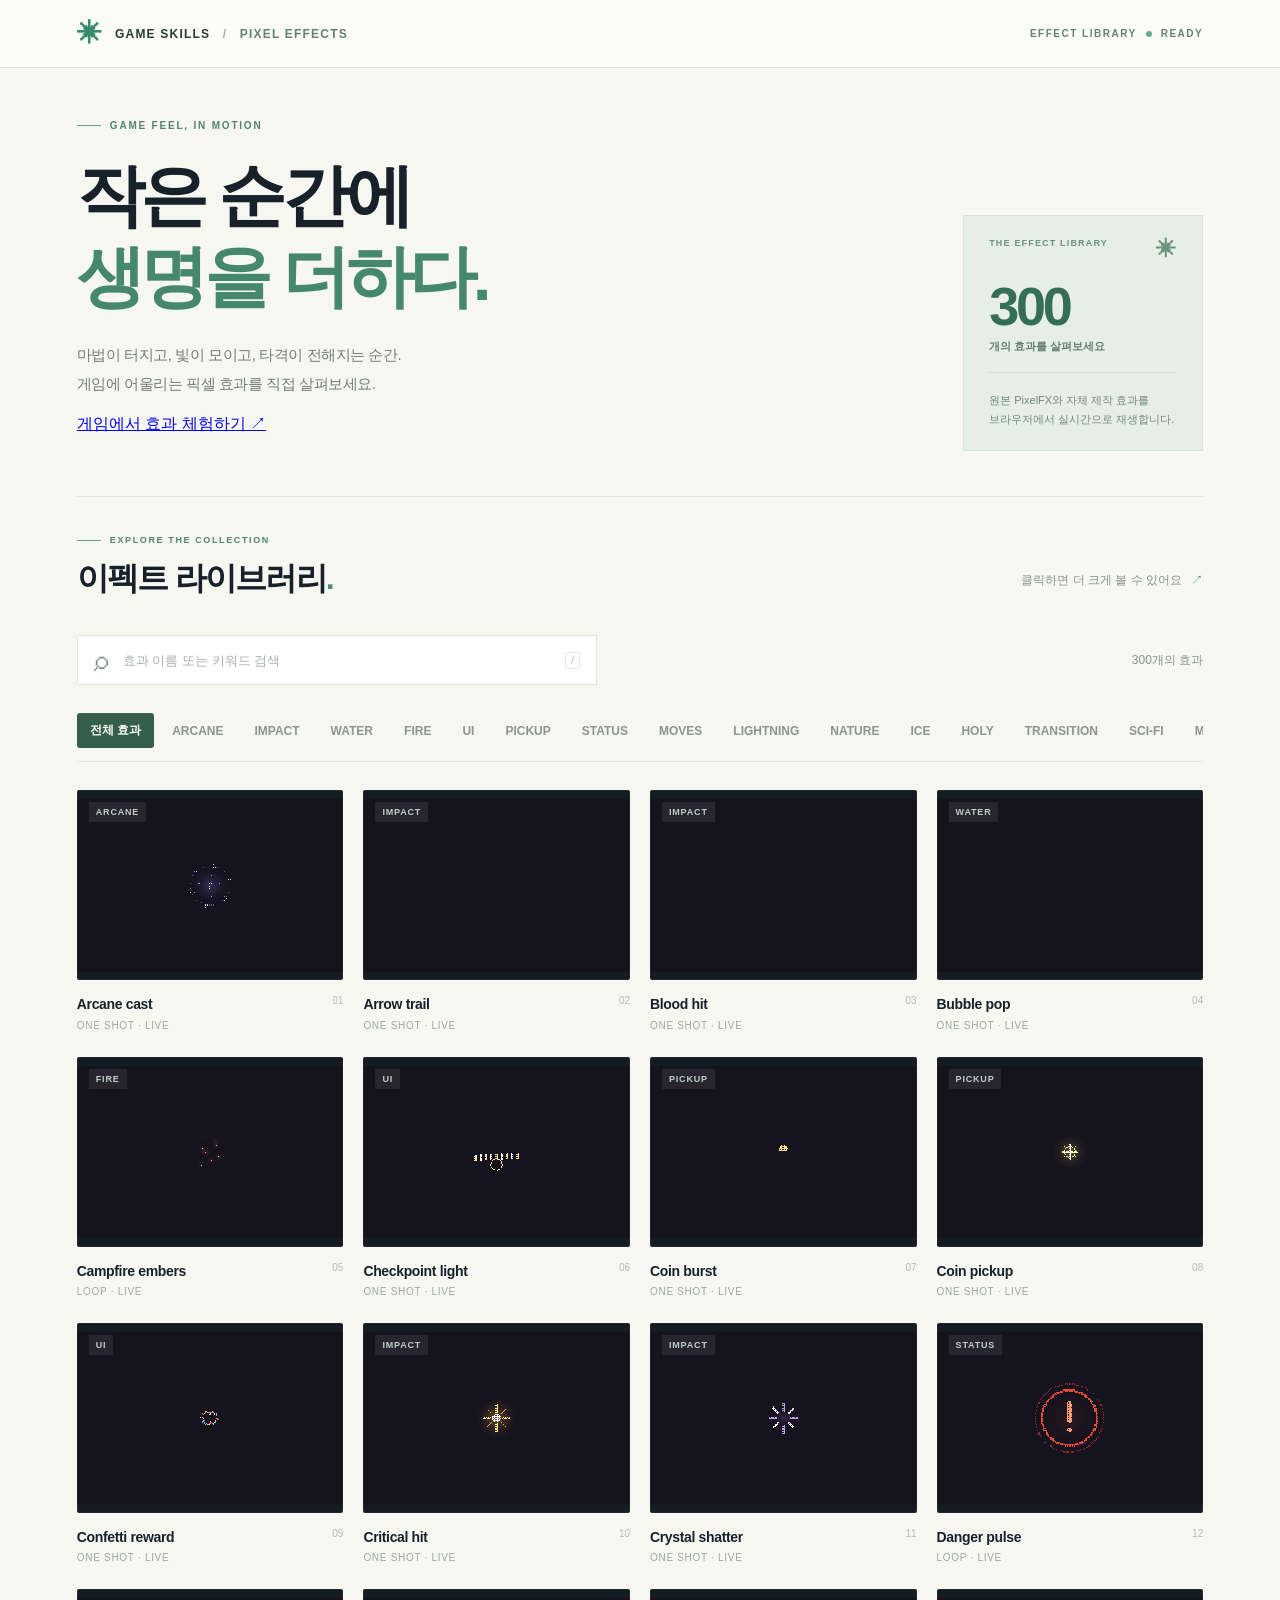
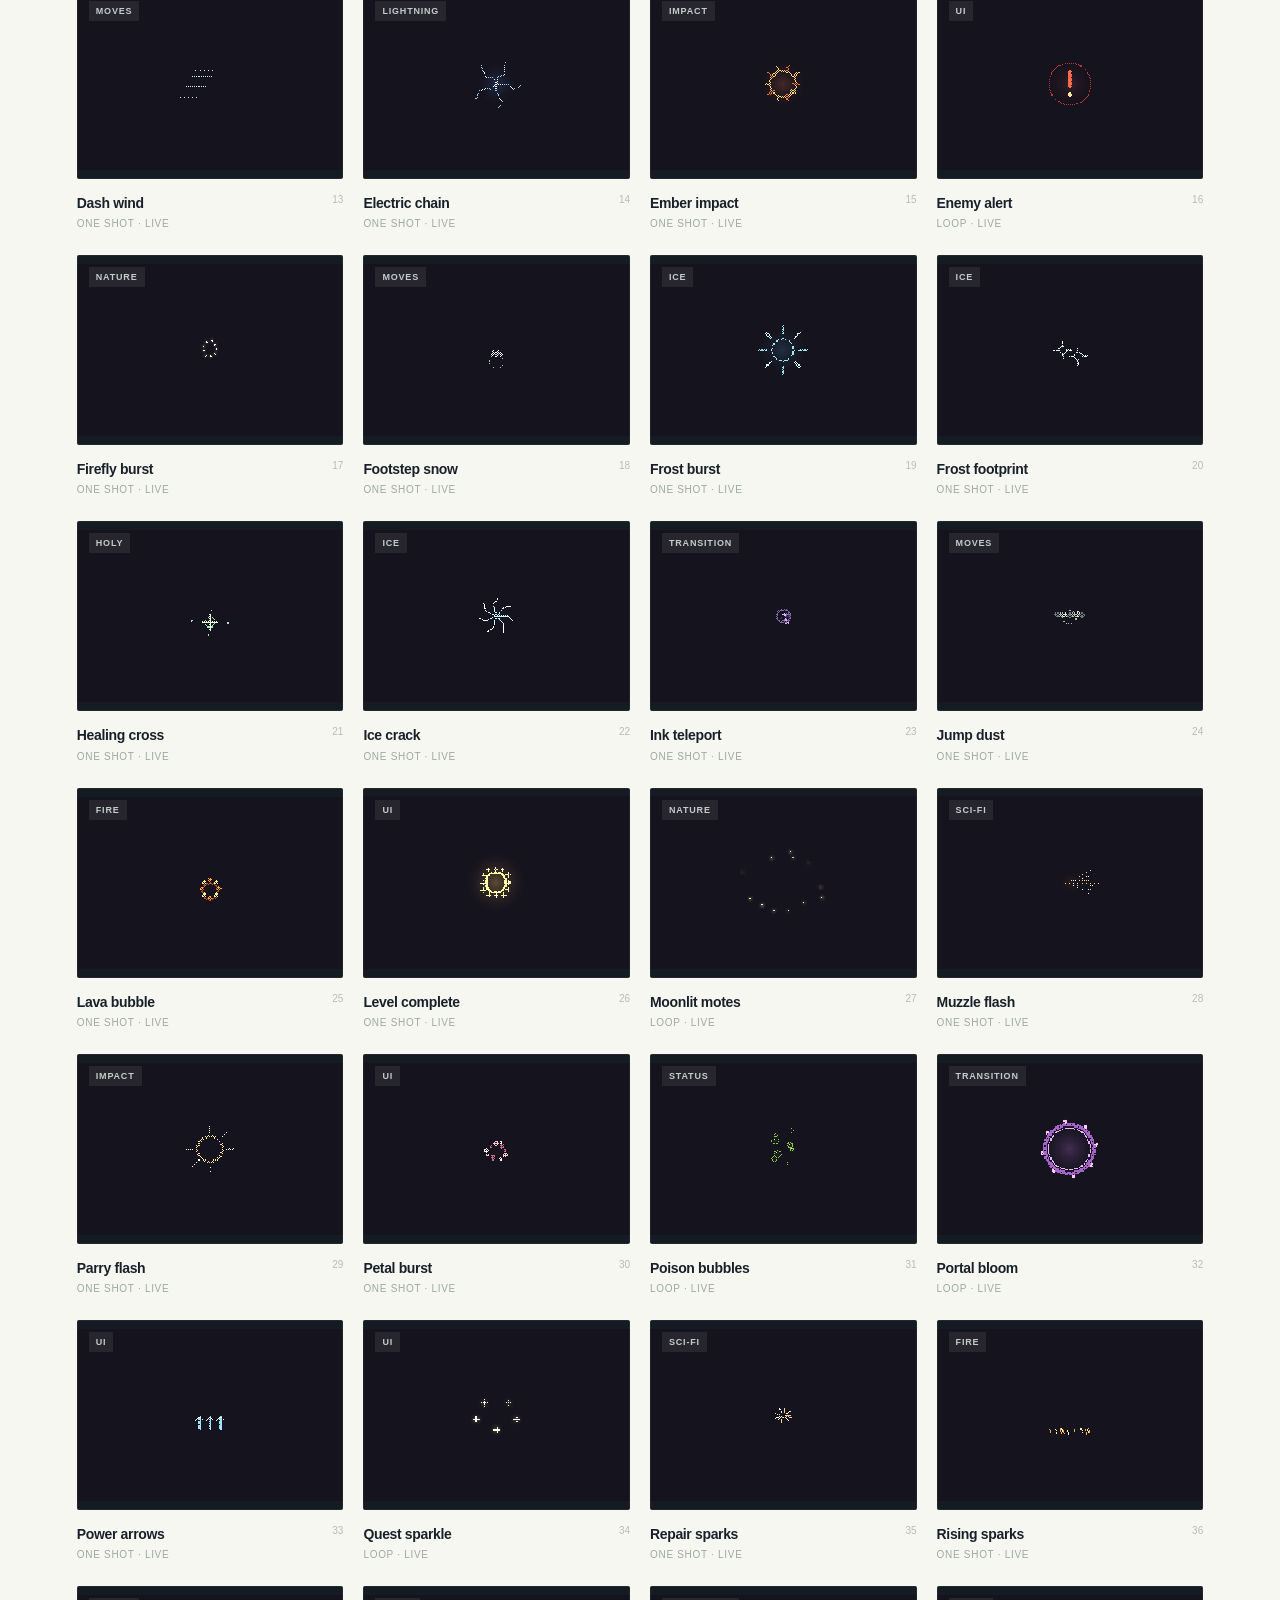
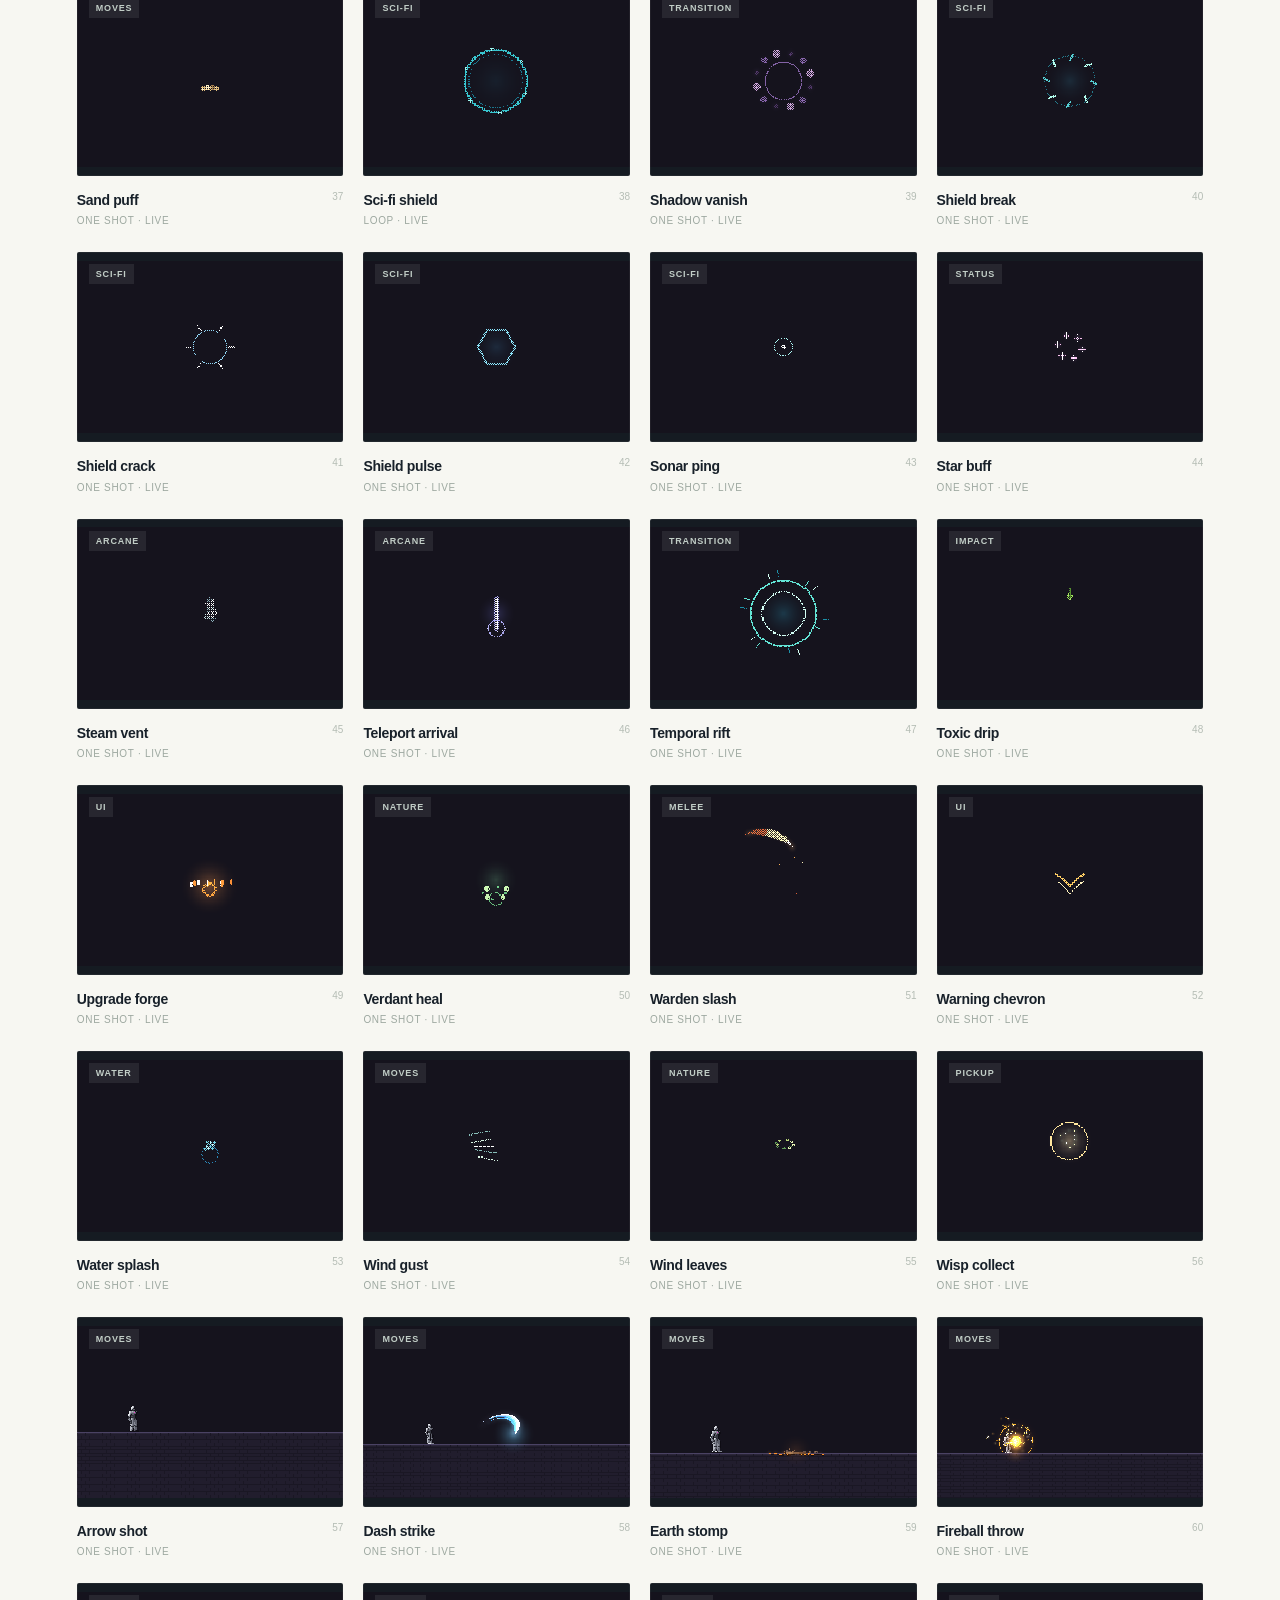
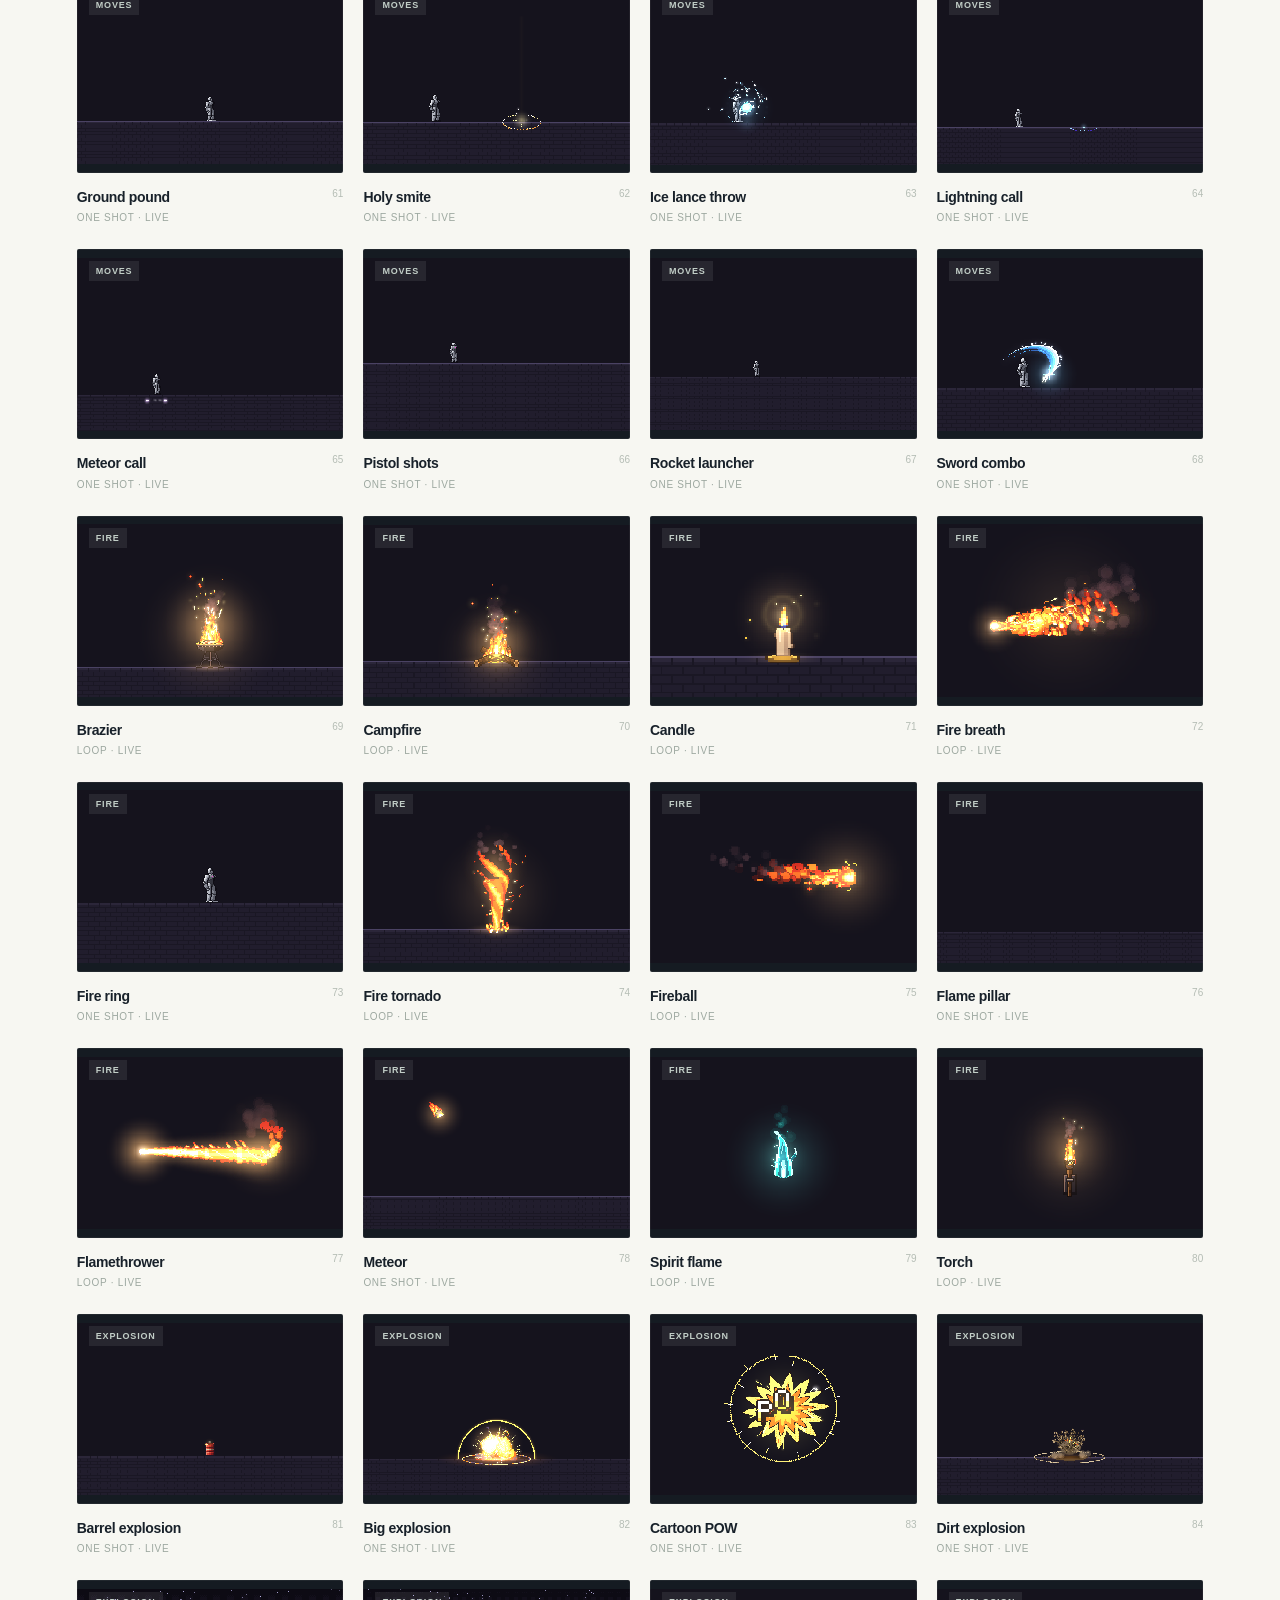
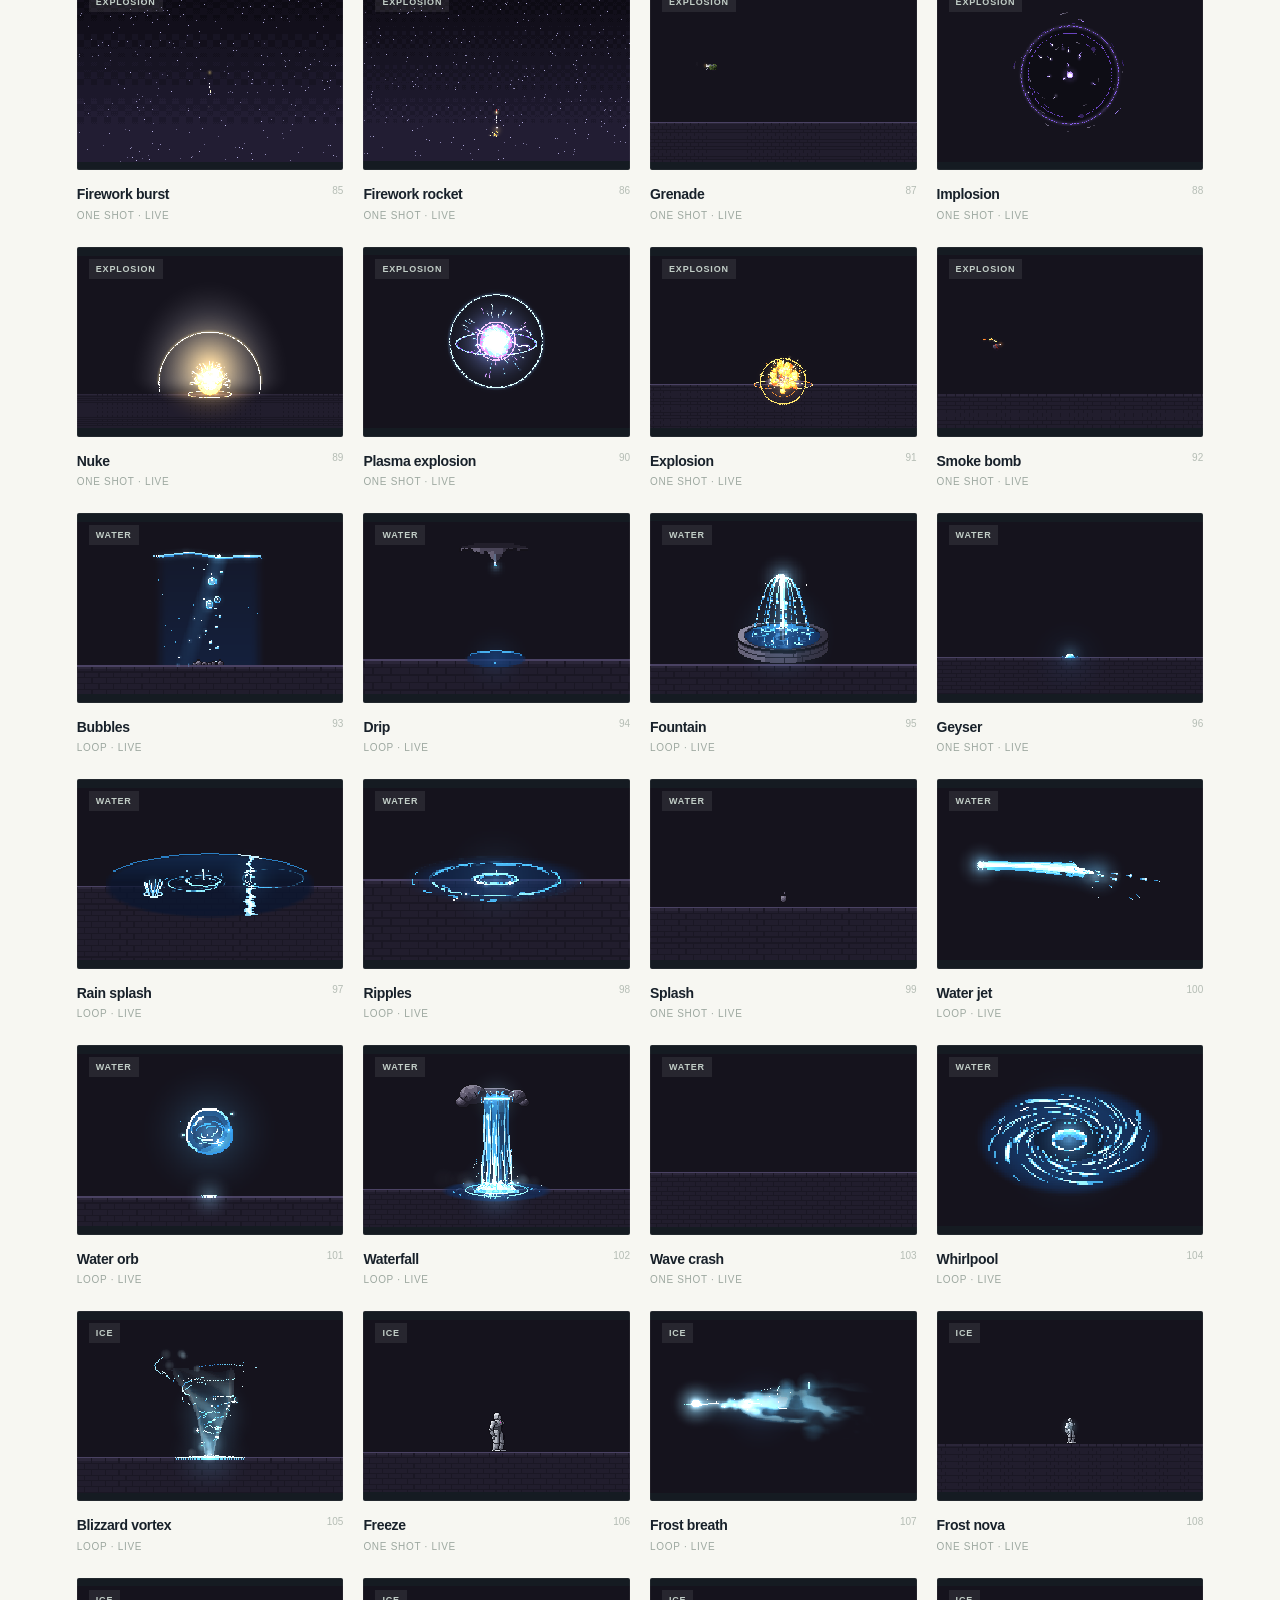
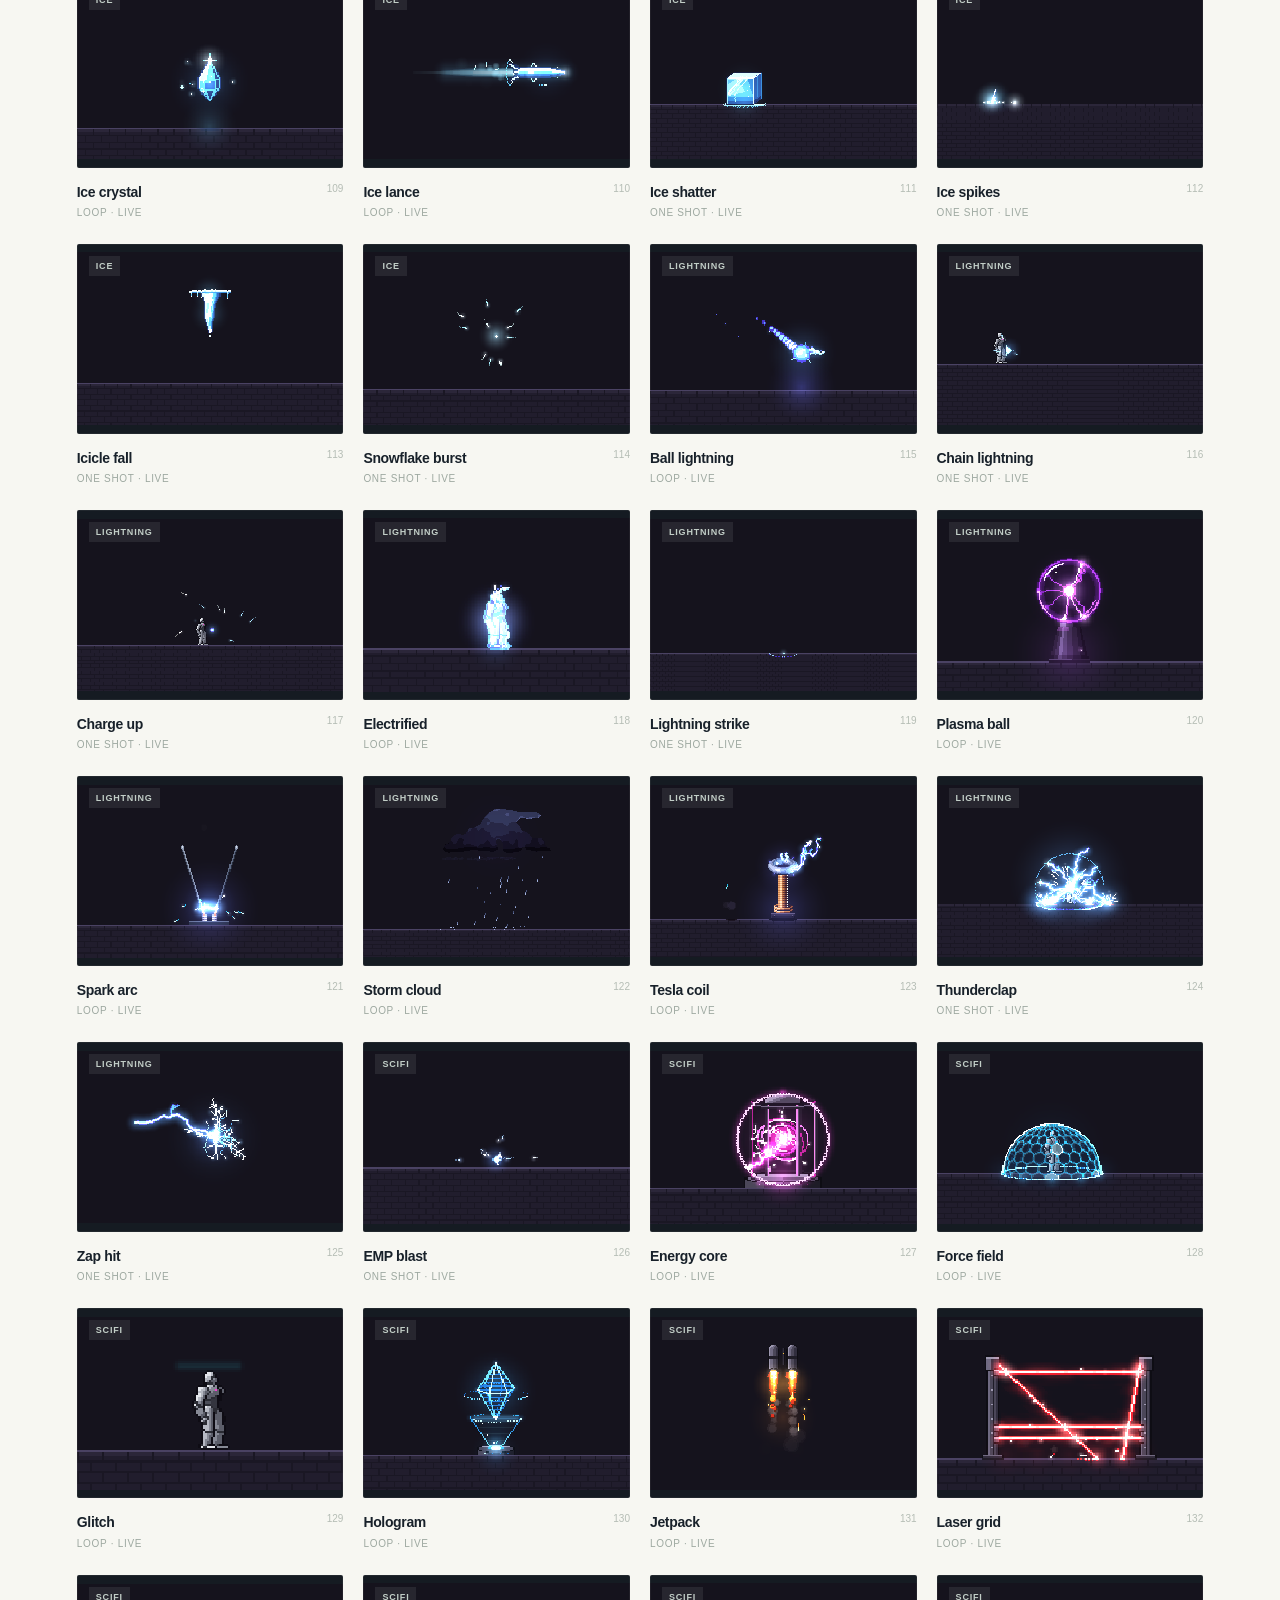
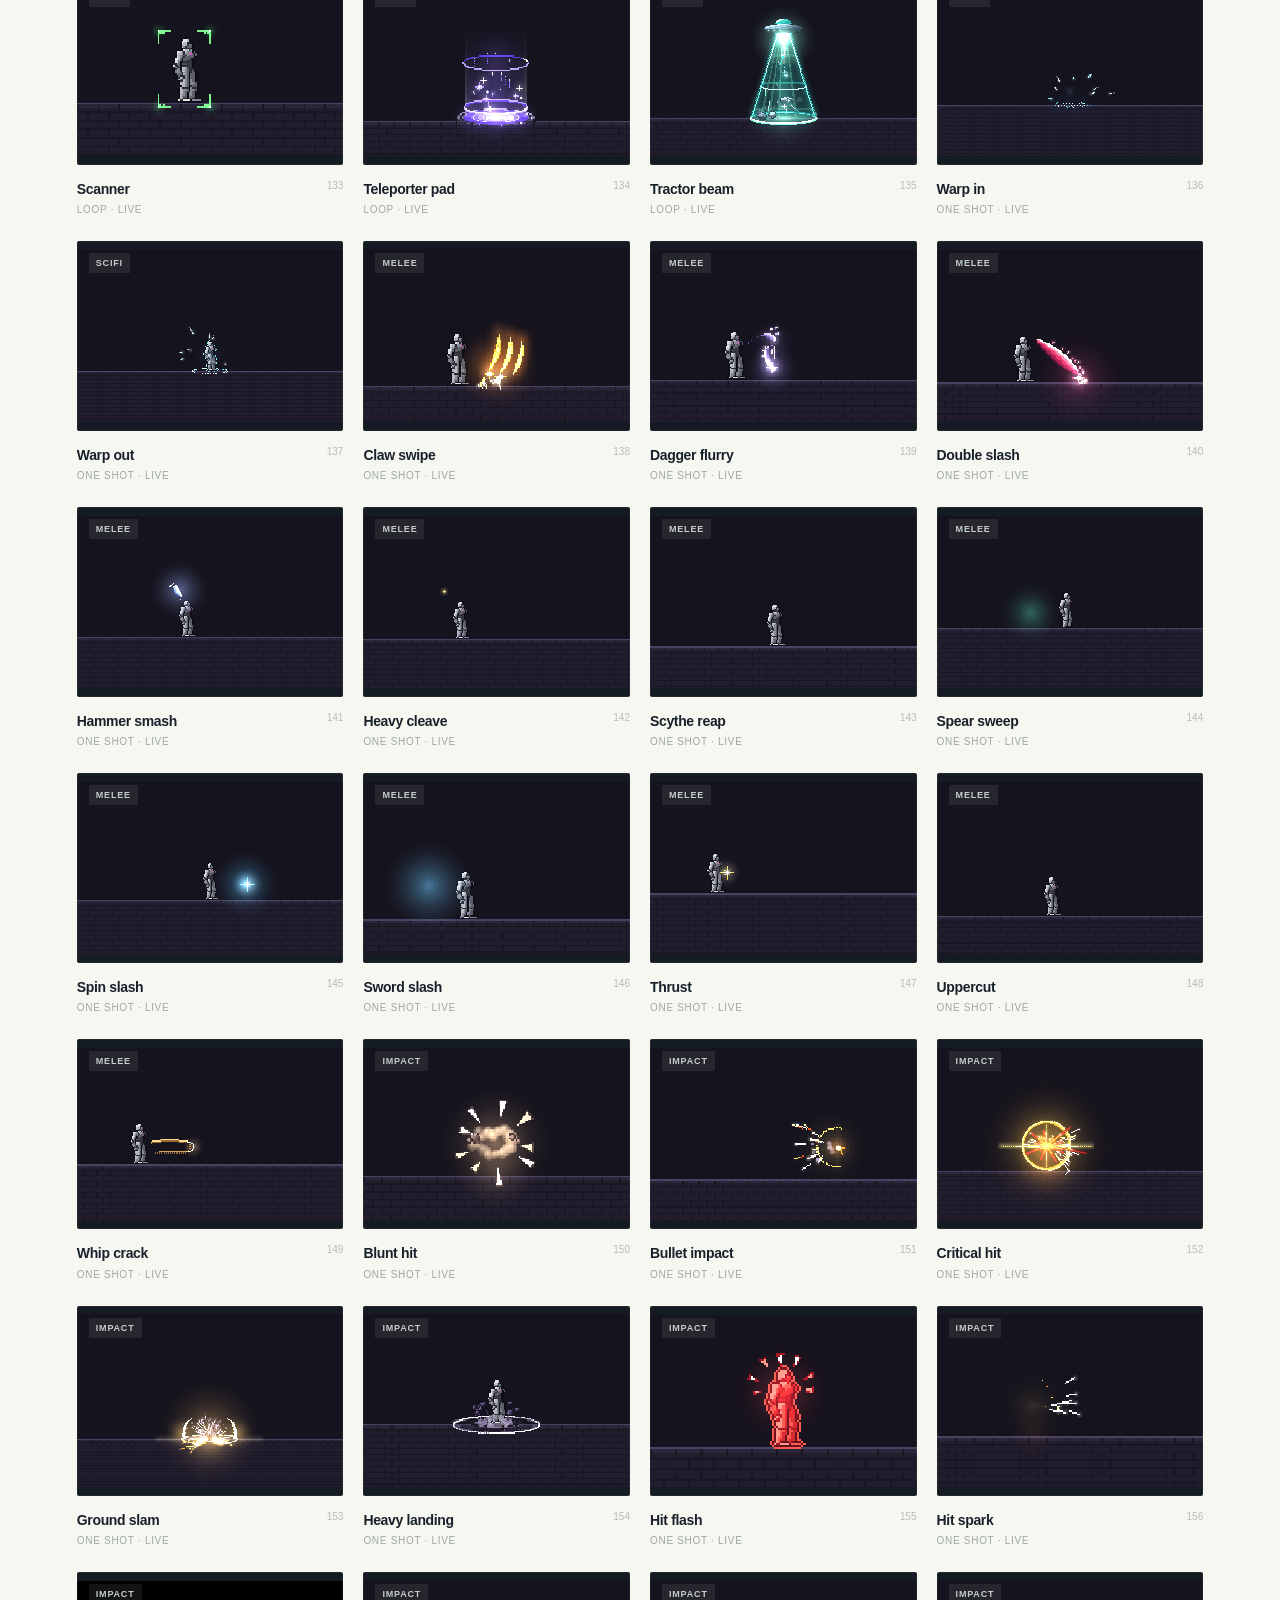
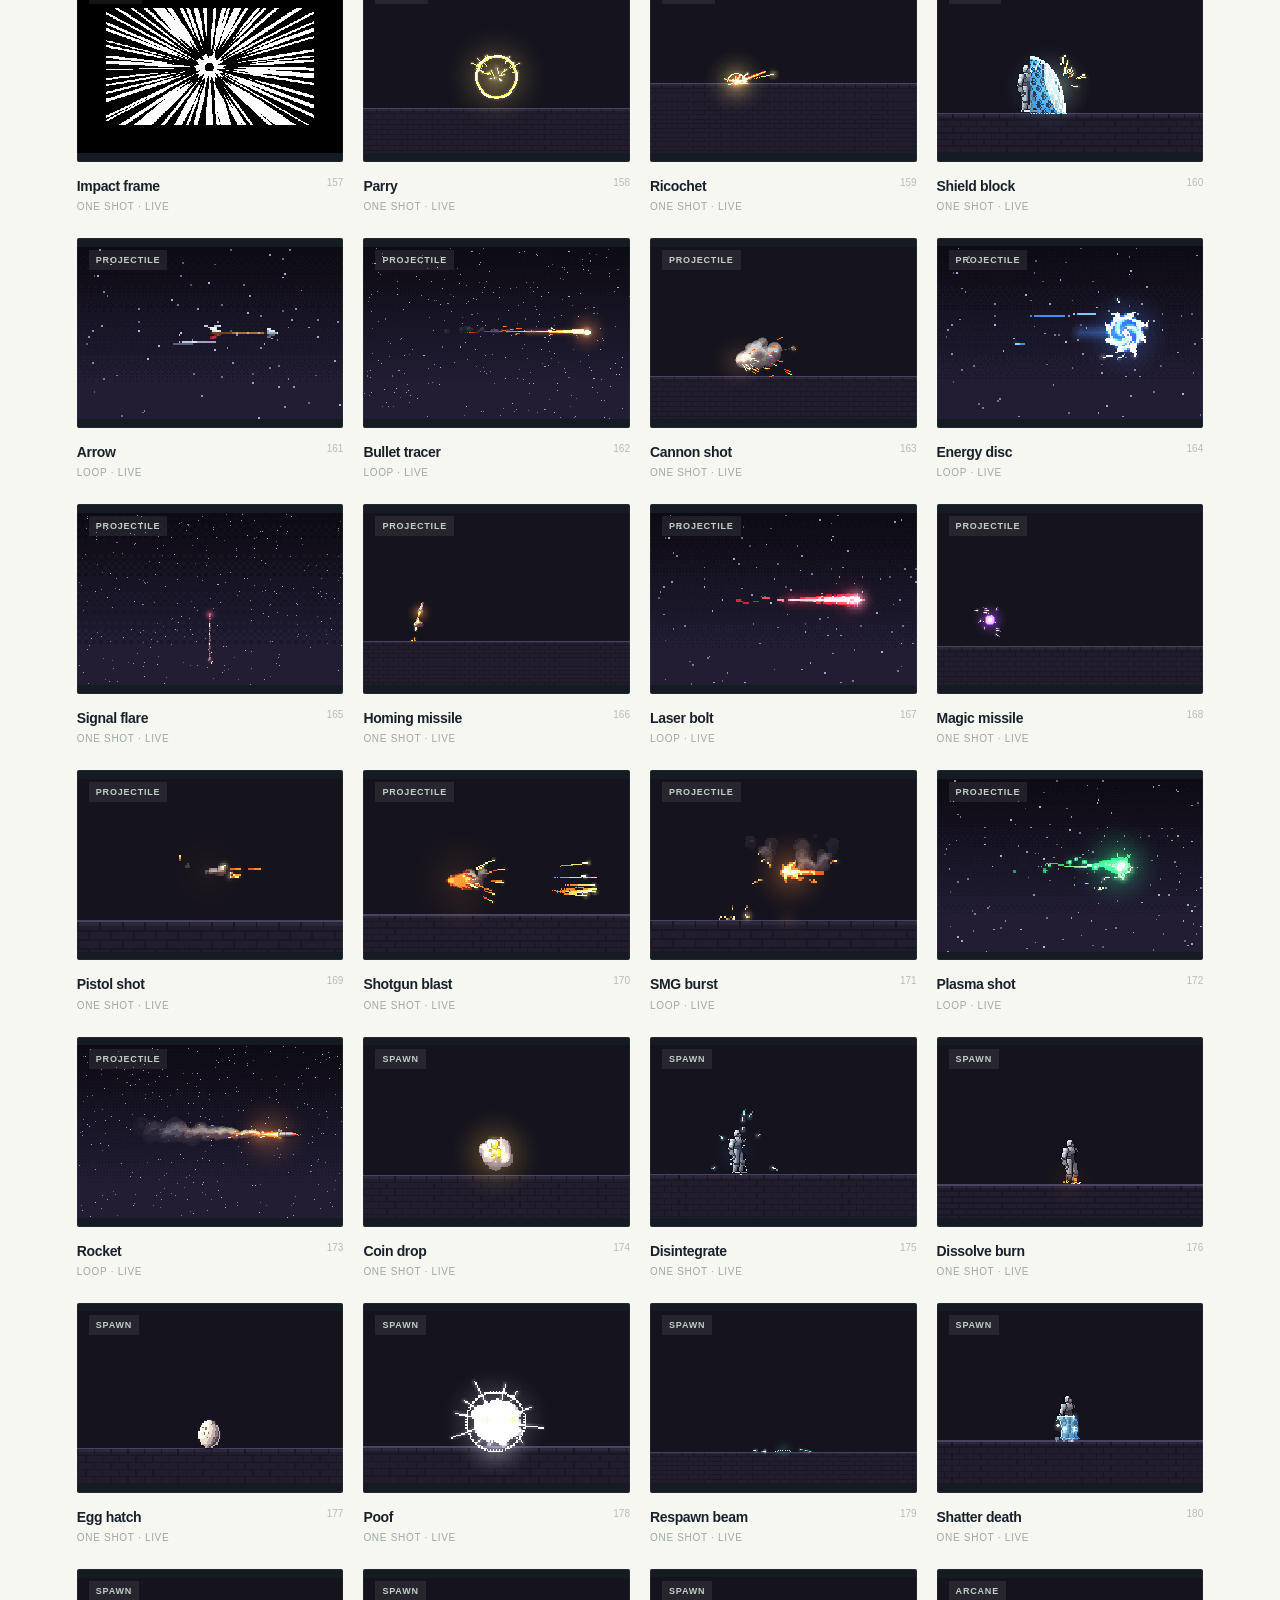
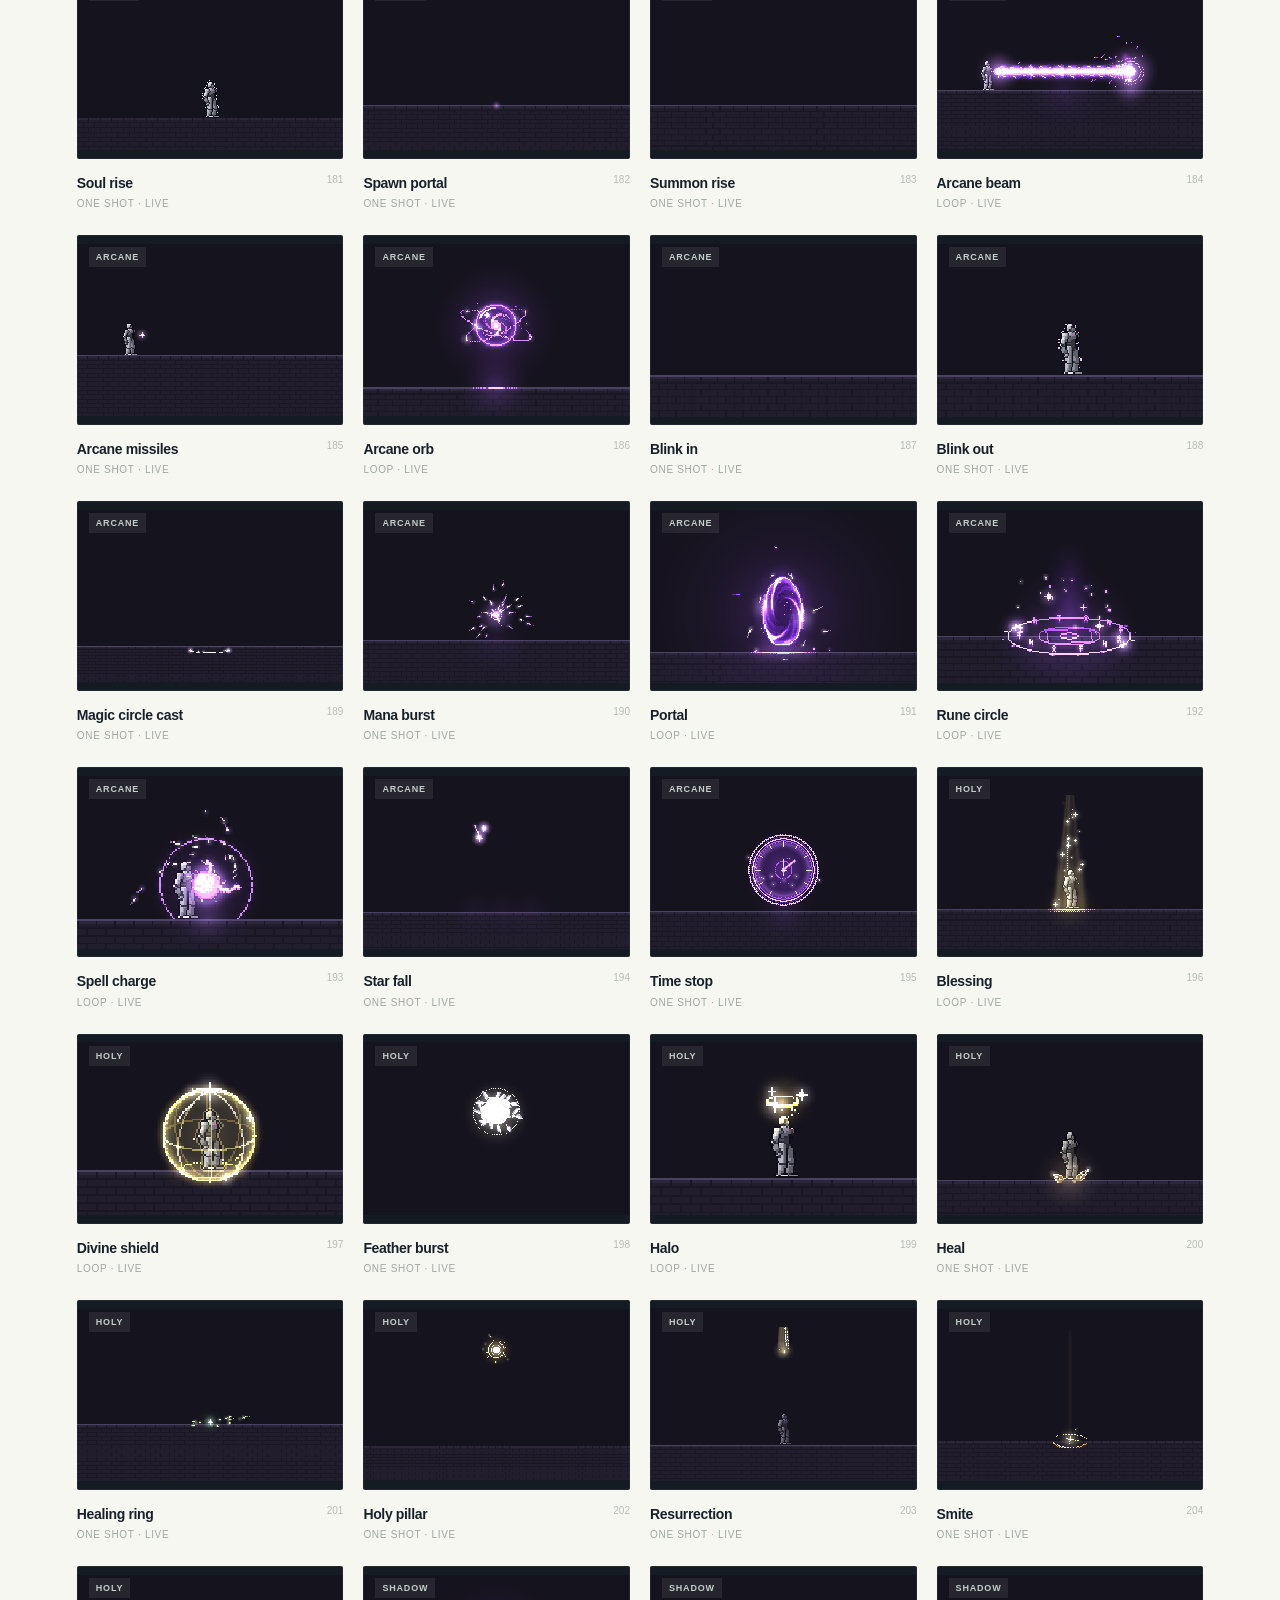
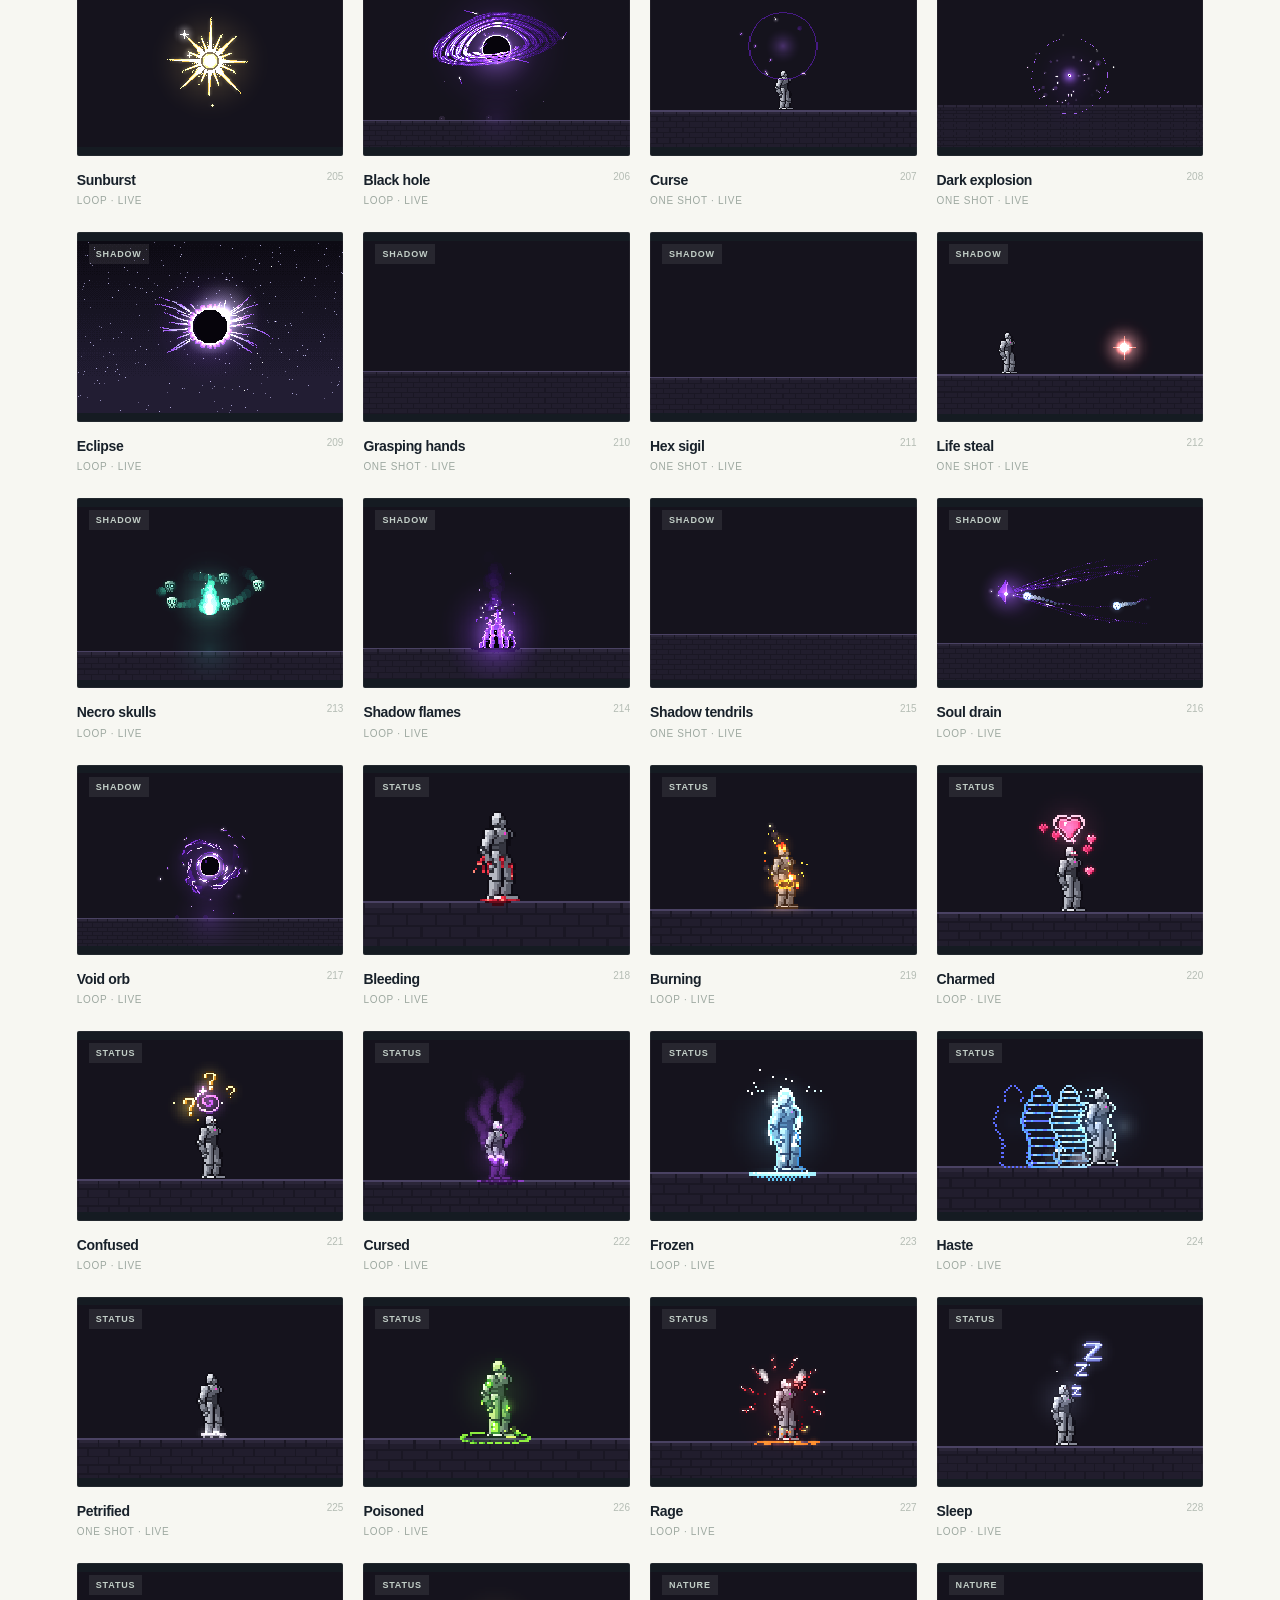
<file: index.html>
<!doctype html>
<html lang="ko"><head><meta charset="utf-8"><meta name="viewport" content="width=device-width,initial-scale=1"><meta name="color-scheme" content="light"><title>Pixel Effects — Game Skills</title><link rel="stylesheet" href="./style.css"></head>
<body><header class="header"><a class="brand" href="./" aria-label="Game Skills Effects 홈"><span class="brand-icon">✳</span><span>GAME SKILLS <b>/</b> <strong>PIXEL EFFECTS</strong></span></a><span class="header-tag">EFFECT LIBRARY <i></i> READY</span></header>
<main><section class="intro"><div class="intro-copy"><p class="eyebrow"><span></span> GAME FEEL, IN MOTION</p><h1>작은 순간에<br><em>생명을 더하다.</em></h1><p class="lede">마법이 터지고, 빛이 모이고, 타격이 전해지는 순간.<br>게임에 어울리는 픽셀 효과를 직접 살펴보세요.</p><p><a href="./demo/">게임에서 효과 체험하기 ↗</a></p></div><div class="intro-aside"><div class="aside-top"><span>THE EFFECT LIBRARY</span><span>✳</span></div><div class="aside-count" id="totalCount">—</div><div class="aside-caption">개의 효과를 살펴보세요</div><div class="aside-rule"></div><p>원본 PixelFX와 자체 제작 효과를<br>브라우저에서 실시간으로 재생합니다.</p></div></section>
<section class="library" aria-labelledby="libraryTitle"><div class="section-heading"><div><p class="eyebrow small"><span></span> EXPLORE THE COLLECTION</p><h2 id="libraryTitle">이펙트 라이브러리<span>.</span></h2></div><p>클릭하면 더 크게 볼 수 있어요 <span class="arrow">↗</span></p></div><div class="toolbar"><label class="search"><span aria-hidden="true">⌕</span><input id="search" type="search" placeholder="효과 이름 또는 키워드 검색" aria-label="효과 검색"><kbd> / </kbd></label><div class="status" aria-live="polite" id="resultCount">불러오는 중…</div></div><div class="filters-wrap"><nav id="filters" aria-label="효과 카테고리" class="filters"></nav></div><div id="error" class="error" hidden></div><div id="grid" class="grid" aria-live="polite"></div><div id="empty" class="empty" hidden><b>결과가 없어요.</b><p>다른 검색어나 카테고리를 선택해 주세요.</p><button id="reset" type="button">전체 효과 보기</button></div></section></main>
<footer><span><b>✳ GAME SKILLS</b> &nbsp; / &nbsp; PIXEL EFFECTS</span><span>POWERED BY PIXELFX &nbsp;·&nbsp; <a href="https://github.com/patch-gg/pixelfx" target="_blank" rel="noreferrer">SOURCE ↗</a></span></footer>
<dialog id="detail"><div class="detail-inner"><button class="close" id="close" aria-label="닫기">×</button><div class="detail-stage"><canvas id="detailCanvas" aria-label="효과 애니메이션 미리보기"></canvas><span class="live"><i></i> LIVE PREVIEW</span></div><div class="detail-content"><p class="eyebrow small" id="detailCat"></p><h2 id="detailName"></h2><p id="detailDesc"></p><div class="detail-meta" id="detailMeta"></div><div class="detail-note">미리보기는 실제 효과 코드를 재생합니다. 게임에 적용할 때는 스프라이트 시트와 개별 라이선스를 확인하세요.</div></div></div></dialog>
<script type="module" src="./app.js?v=603ec95f04b5bb22"></script></body></html>
</file>
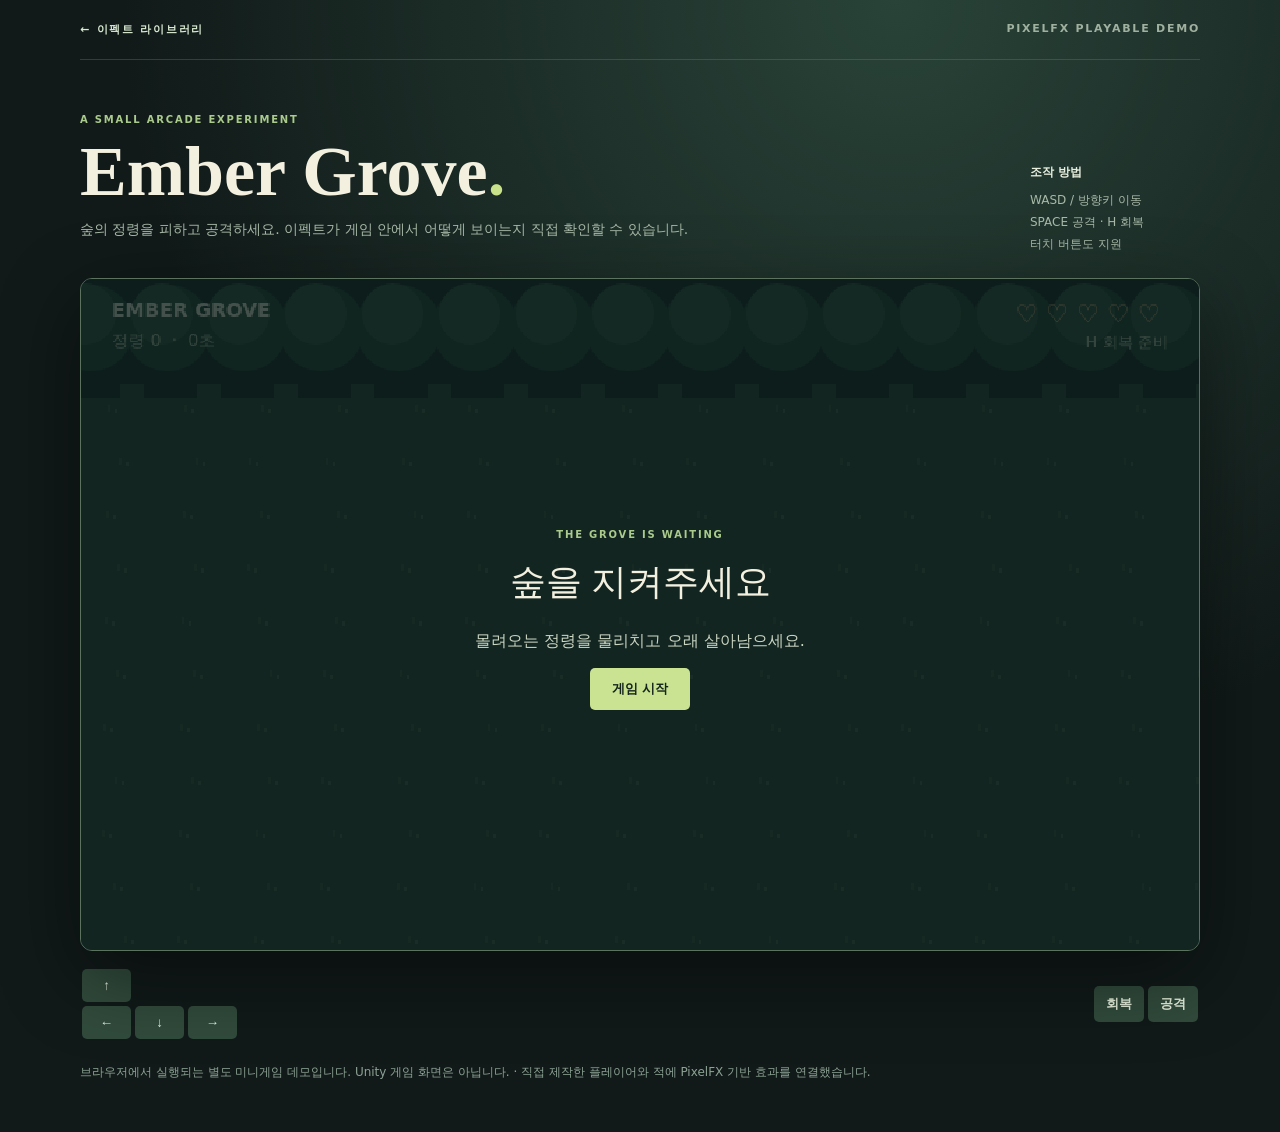
<file: demo/index.html>
<!doctype html><html lang="ko"><head><meta charset="utf-8"><meta name="viewport" content="width=device-width, initial-scale=1"><title>Ember Grove — 이펙트 플레이 데모</title><link rel="stylesheet" href="./style.css"></head><body><main><header><a href="../">← 이펙트 라이브러리</a><span>PIXELFX PLAYABLE DEMO</span></header><section class="intro"><div><p class="eyebrow">A SMALL ARCADE EXPERIMENT</p><h1>Ember Grove<span>.</span></h1><p>숲의 정령을 피하고 공격하세요. 이펙트가 게임 안에서 어떻게 보이는지 직접 확인할 수 있습니다.</p></div><div class="controls"><b>조작 방법</b><span>WASD / 방향키 이동</span><span>SPACE 공격 · H 회복</span><span>터치 버튼도 지원</span></div></section><div class="arena"><canvas id="game" width="800" height="480" aria-label="정령과 싸우는 플레이 가능한 게임 화면"></canvas><div id="overlay" class="overlay"><p class="eyebrow">THE GROVE IS WAITING</p><h2>숲을 지켜주세요</h2><p>몰려오는 정령을 물리치고 오래 살아남으세요.</p><button id="start">게임 시작</button></div></div><div class="touch" aria-label="터치 조작"><div><button data-key="ArrowUp">↑</button><br><button data-key="ArrowLeft">←</button><button data-key="ArrowDown">↓</button><button data-key="ArrowRight">→</button></div><div><button data-key="h">회복</button><button data-key=" ">공격</button></div></div><p class="foot">브라우저에서 실행되는 별도 미니게임 데모입니다. Unity 게임 화면은 아닙니다. · 직접 제작한 플레이어와 적에 PixelFX 기반 효과를 연결했습니다.</p></main><script type="module" src="./game.js"></script></body></html>
</file>
<file: style.css>
:root{--ink:#18212a;--muted:#6d7476;--line:#e4e2d9;--paper:#f7f7f2;--accent:#28775e;--dark:#151c23;--card:#fff;--purple:#b3a8ff}*{box-sizing:border-box}body{margin:0;background:var(--paper);font-family:-apple-system,BlinkMacSystemFont,"Apple SD Gothic Neo","Noto Sans KR",sans-serif;color:var(--ink)}button,input{font:inherit}.header{height:68px;border-bottom:1px solid #e3e6de;display:flex;align-items:center;justify-content:space-between;padding:0 max(6vw,24px);background:#fbfcf8}.brand{text-decoration:none;color:#293b35;font-size:12px;font-weight:800;letter-spacing:.1em;display:flex;align-items:center;gap:12px}.brand b{color:#a4aea7;margin:0 8px}.brand strong{color:#668075}.brand-icon{font-size:25px;color:#378a6d}.header-tag{font-size:10px;color:#678170;letter-spacing:.15em;font-weight:800;display:flex;align-items:center;gap:9px}.header-tag i,.live i{width:6px;height:6px;border-radius:50%;background:#68ad87;display:inline-block}main{max-width:1460px;margin:auto;padding:0 6vw}.intro{display:flex;justify-content:space-between;align-items:end;padding:52px 0 45px;gap:40px}.intro-copy{max-width:800px}.eyebrow{display:flex;align-items:center;gap:9px;font-size:10px;letter-spacing:.18em;font-weight:800;color:#53846d;margin:0 0 25px}.eyebrow span{width:24px;height:1px;background:#68a17c}.intro h1{font-size:clamp(43px,5.3vw,74px);letter-spacing:-.065em;line-height:1.19;font-weight:750;margin:0}.intro h1 em{font-style:normal;color:#46886b}.lede{font-size:15px;line-height:1.9;letter-spacing:-.03em;color:#737d78;margin:24px 0 0}.intro-aside{width:240px;flex:none;padding:22px 25px;background:#e7eee6;border:1px solid #d9e5d9;min-height:212px}.aside-top{display:flex;justify-content:space-between;color:#6b947b;font-size:9px;letter-spacing:.13em;font-weight:800}.aside-top span:last-child{font-size:20px}.aside-count{font-size:54px;line-height:1;font-weight:750;letter-spacing:-.06em;margin-top:18px;color:#346e55}.aside-caption{font-size:11px;font-weight:700;color:#63806c;margin-top:6px}.aside-rule{height:1px;background:#cddfce;margin:18px 0}.intro-aside p{font-size:11px;line-height:1.7;color:#738879;margin:0}.library{border-top:1px solid var(--line);padding:38px 0 100px}.section-heading{display:flex;align-items:end;justify-content:space-between;gap:16px}.section-heading .eyebrow{margin:0 0 12px}.small{font-size:9px}.section-heading h2{font-size:32px;letter-spacing:-.055em;margin:0}.section-heading h2 span{color:#4b8d6d}.section-heading>p{font-size:12px;color:#88928b}.arrow{color:#4b8d6d;margin-left:6px}.toolbar{display:flex;align-items:center;justify-content:space-between;margin-top:34px;gap:20px}.search{height:50px;width:min(100%,520px);display:flex;align-items:center;gap:13px;border:1px solid #e1e6de;background:#fff;padding:0 16px}.search>span{font-size:28px;color:#7d8b81;line-height:1}.search input{outline:none;border:0;min-width:0;width:100%;font-size:13px;color:#24382f;background:transparent}.search input::placeholder{color:#a9b1aa}.search:focus-within{border-color:#679f7f;box-shadow:0 0 0 3px #e4efe4}.search kbd{font-family:inherit;font-size:10px;color:#b2bab1;border:1px solid #e5e9e3;padding:2px 5px}.status{font-size:12px;color:#88938c;white-space:nowrap}.filters-wrap{position:relative;border-bottom:1px solid #e4e8e0;margin-top:28px}.filters{display:flex;gap:5px;overflow-x:auto;scrollbar-width:thin;padding:0 0 13px}.filters button{border:0;background:none;white-space:nowrap;color:#8c968f;cursor:pointer;padding:9px 13px;font-size:12px;font-weight:700;border-radius:3px}.filters button:hover{background:#eaf0e8;color:#446d57}.filters button.active{background:#365f4a;color:white}.grid{display:grid;grid-template-columns:repeat(4,minmax(0,1fr));gap:26px 20px;margin-top:28px}.item{min-width:0;border:0;background:transparent;padding:0;text-align:left;cursor:pointer;color:inherit}.stage{position:relative;height:190px;background:#151b22;overflow:hidden;display:grid;place-items:center;border-radius:2px}.stage:after{content:"";position:absolute;inset:0;border:1px solid #ffffff0e;pointer-events:none}.stage canvas,.detail-stage canvas{width:100%;height:100%;object-fit:contain;image-rendering:pixelated}.stage .tile-tag{position:absolute;top:12px;left:12px;padding:5px 7px;background:#ffffff14;color:#c2cec7;font-size:9px;font-weight:700;letter-spacing:.09em;pointer-events:none}.item:hover .stage{outline:2px solid #83b292;outline-offset:2px}.item:focus-visible{outline:3px solid #4a9e71;outline-offset:6px}.item-info{display:flex;justify-content:space-between;align-items:start;padding:15px 0 0;gap:5px}.item-name{font-weight:750;font-size:14px;line-height:1.3;letter-spacing:-.025em}.item-sub{color:#9da8a0;font-size:10px;letter-spacing:.07em;text-transform:uppercase;margin-top:6px}.item-index{font-size:10px;color:#b5bdb5;font-variant-numeric:tabular-nums}.empty,.error{margin:24px 0;padding:48px;text-align:center;border:1px solid var(--line);background:white;color:#718076}.empty b{font-size:19px;color:#293f32}.empty button{background:#365f4a;color:white;border:0;padding:10px 15px;cursor:pointer}.error{color:#a53f3f}footer{display:flex;justify-content:space-between;gap:16px;border-top:1px solid #dfe5dc;padding:25px 6vw;font-size:10px;letter-spacing:.1em;color:#a0aca1}footer b{color:#6b8474}footer a{color:inherit;text-decoration:none}dialog{border:0;padding:0;max-width:min(920px,calc(100vw - 30px));width:100%;box-shadow:0 20px 100px #0006;background:#fff}dialog::backdrop{background:#15241dcc}.detail-inner{position:relative;display:grid;grid-template-columns:1.15fr 1fr}.close{position:absolute;z-index:1;right:18px;top:14px;background:transparent;border:0;font-size:32px;line-height:1;cursor:pointer;color:#7a897d}.detail-stage{height:450px;position:relative;background:#151b22;display:grid;place-items:center}.live{position:absolute;bottom:16px;left:18px;color:#94b6a2;letter-spacing:.15em;font-size:9px;display:flex;gap:7px;align-items:center}.detail-content{padding:70px 42px 35px;display:flex;flex-direction:column;align-items:start}.detail-content h2{font-size:32px;letter-spacing:-.05em;margin:0 0 18px}.detail-content>p:not(.eyebrow){font-size:14px;line-height:1.8;color:#78837a}.detail-meta{display:flex;gap:8px;flex-wrap:wrap;margin:20px 0}.detail-meta span{background:#edf3ec;color:#517a5f;padding:7px 9px;font-size:10px;text-transform:uppercase;font-weight:700}.detail-note{font-size:11px;line-height:1.8;color:#a0aaa0;border-top:1px solid #e9ede7;padding-top:18px;margin-top:auto}@media(max-width:1000px){.grid{grid-template-columns:repeat(3,minmax(0,1fr))}.intro-aside{width:210px}}@media(max-width:700px){.header{height:58px;padding:0 20px}.header-tag{display:none}main{padding:0 20px}.intro{padding:55px 0;display:block}.intro-aside{display:none}.intro h1{font-size:42px}.lede{font-size:13px}.library{padding:40px 0 70px}.section-heading>p{display:none}.section-heading h2{font-size:28px}.toolbar{margin-top:25px}.status{font-size:10px}.grid{grid-template-columns:repeat(2,minmax(0,1fr));gap:25px 12px}.stage{height:150px}.item-name{font-size:12px}.detail-inner{display:block}.detail-stage{height:260px}.detail-content{padding:25px}.close{color:white;background:#0008;right:10px;top:10px}footer{padding:20px;display:block;line-height:2}}@media(max-width:400px){.stage{height:120px}.grid{gap:22px 10px}.search kbd{display:none}}
</file>
<file: demo/style.css>
:root{color-scheme:dark;font-family:system-ui,-apple-system,sans-serif;background:#111a19;color:#f3f0df}*{box-sizing:border-box}body{margin:0;background:radial-gradient(circle at 70% 0,#294338,#111a19 55%)}main{width:min(1120px,92vw);margin:auto}header{display:flex;justify-content:space-between;border-bottom:1px solid #71847755;padding:22px 0;font-size:11px;letter-spacing:.16em;font-weight:700;color:#a0b1a0}a{color:#d9ead2;text-decoration:none}.intro{display:flex;align-items:end;justify-content:space-between;gap:30px;padding:44px 0 25px}.intro p{color:#a8b9a8;font-size:14px}.eyebrow{color:#aacb8c!important;letter-spacing:.18em;font-size:10px!important;font-weight:800}h1{font-family:Georgia,serif;font-size:clamp(44px,7vw,70px);line-height:1;margin:12px 0}h1 span{color:#c7e28b}.controls{display:grid;gap:5px;color:#a8b9a8;font-size:12px;min-width:170px}.controls b{color:#e8efdf;margin-bottom:6px}.arena{position:relative;border:1px solid #5b725f;border-radius:12px;overflow:hidden;background:#172821;box-shadow:0 25px 80px #0007}canvas{display:block;width:100%;height:auto;image-rendering:pixelated}.overlay{position:absolute;inset:0;display:flex;align-items:center;justify-content:center;flex-direction:column;background:#0a1819bc;text-align:center;padding:20px}.overlay[hidden]{display:none}.overlay h2{font:36px Georgia,serif;margin:8px}.overlay p{color:#cad5c2}button{border:0;border-radius:5px;background:#c9e393;color:#15251b;padding:12px 22px;font-weight:800;cursor:pointer}button:focus-visible{outline:3px solid white;outline-offset:3px}.touch{display:flex;justify-content:space-between;align-items:center;margin:16px 0}.touch button{margin:2px;min-width:49px;padding:9px 12px;background:#314b3c;color:#e5efdc}.foot{color:#8ca294;font-size:12px;line-height:1.6;margin:22px 0 50px}@media(max-width:650px){.intro{display:block}.controls{display:flex;flex-wrap:wrap;gap:8px 16px}.controls b{width:100%}.intro{padding-top:30px}.overlay h2{font-size:25px}}
</file>
